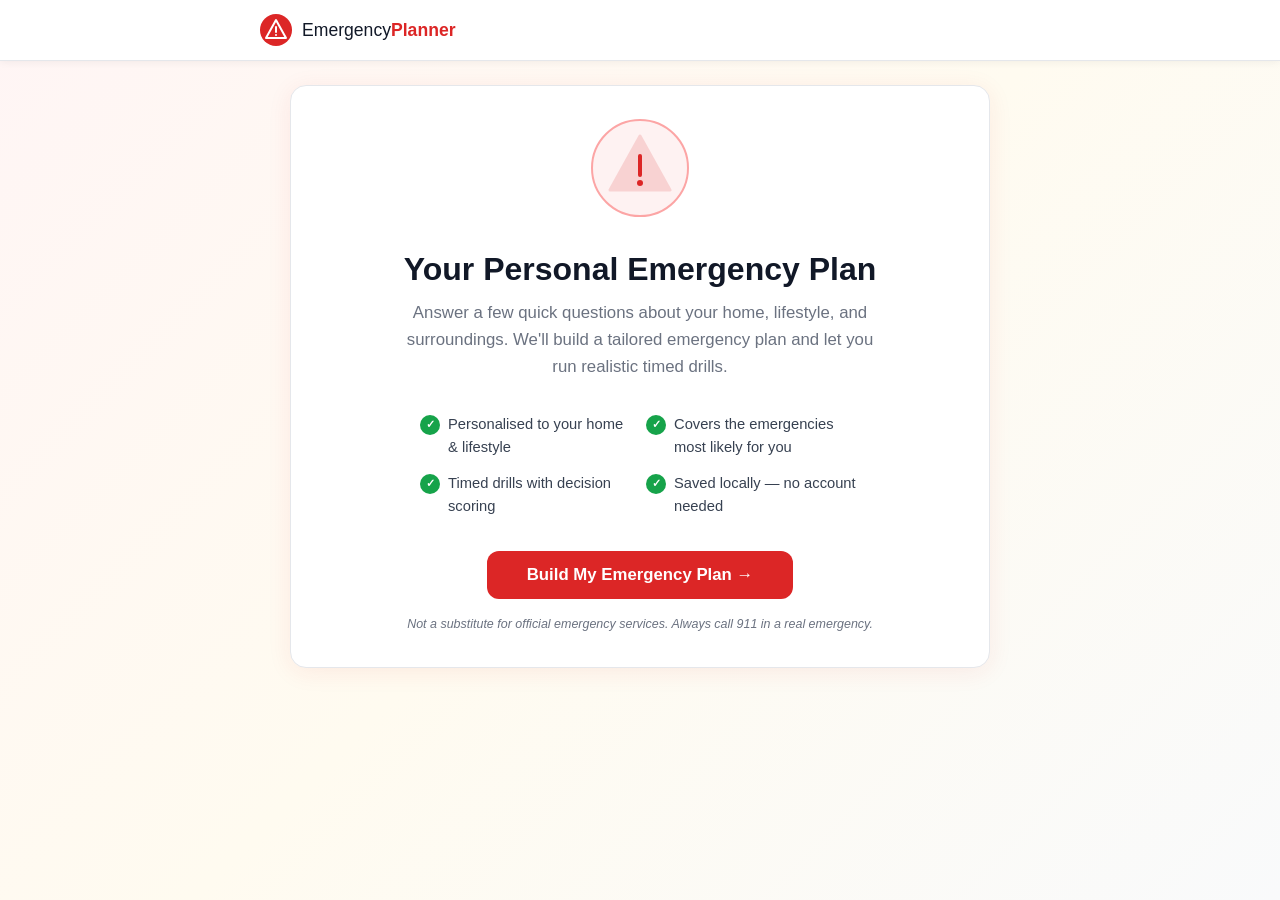
<file: emergency.html>
<!DOCTYPE html>
<html lang="en">
<head>
  <meta charset="UTF-8" />
  <meta name="viewport" content="width=device-width, initial-scale=1.0" />
  <title>Emergency Planner</title>
  <link rel="stylesheet" href="emergency.css" />
</head>
<body>
  <div class="app-wrapper">

    <header class="header">
      <div class="header-inner">
        <div class="logo" onclick="EP.goHome()" style="cursor:pointer">
          <svg width="32" height="32" viewBox="0 0 32 32" fill="none">
            <circle cx="16" cy="16" r="16" fill="#dc2626"/>
            <path d="M16 6 L26 24 H6 Z" stroke="white" stroke-width="2" fill="none" stroke-linejoin="round"/>
            <line x1="16" y1="13" x2="16" y2="18" stroke="white" stroke-width="2" stroke-linecap="round"/>
            <circle cx="16" cy="21" r="1" fill="white"/>
          </svg>
          <span>Emergency<strong>Planner</strong></span>
        </div>
        <div id="header-actions" style="display:none">
          <button class="btn btn-ghost btn-sm" onclick="EP.showPlans()">&#128196; My Plan</button>
          <button class="btn btn-danger btn-sm" onclick="EP.startDrillPicker()">&#9654; Run Drill</button>
        </div>
      </div>
    </header>

    <main class="main">

      <!-- ── Intro ── -->
      <section id="screen-intro" class="screen active">
        <div class="card intro-card">
          <div class="intro-hero">
            <svg width="100" height="100" viewBox="0 0 100 100" fill="none">
              <circle cx="50" cy="50" r="48" fill="#fef2f2" stroke="#fca5a5" stroke-width="2"/>
              <path d="M50 18 L80 72 H20 Z" fill="#dc2626" opacity="0.15" stroke="#dc2626" stroke-width="3" stroke-linejoin="round"/>
              <line x1="50" y1="38" x2="50" y2="57" stroke="#dc2626" stroke-width="4" stroke-linecap="round"/>
              <circle cx="50" cy="65" r="3" fill="#dc2626"/>
            </svg>
          </div>
          <h1 class="intro-title">Your Personal Emergency Plan</h1>
          <p class="intro-subtitle">Answer a few quick questions about your home, lifestyle, and surroundings. We'll build a tailored emergency plan and let you run realistic timed drills.</p>
          <div class="intro-features">
            <div class="feature-item"><span class="feature-icon">&#10003;</span><span>Personalised to your home &amp; lifestyle</span></div>
            <div class="feature-item"><span class="feature-icon">&#10003;</span><span>Covers the emergencies most likely for you</span></div>
            <div class="feature-item"><span class="feature-icon">&#10003;</span><span>Timed drills with decision scoring</span></div>
            <div class="feature-item"><span class="feature-icon">&#10003;</span><span>Saved locally — no account needed</span></div>
          </div>
          <button class="btn btn-danger btn-large" onclick="EP.startProfile()">Build My Emergency Plan &#8594;</button>
          <p id="resume-hint" style="display:none;margin-top:12px">
            <a href="#" onclick="EP.showPlans();return false;" class="link">Resume my existing plan &#8594;</a>
          </p>
          <p class="disclaimer">Not a substitute for official emergency services. Always call 911 in a real emergency.</p>
        </div>
      </section>

      <!-- ── Profile Wizard ── -->
      <section id="screen-profile" class="screen">
        <div class="card profile-card">
          <div class="progress-bar-wrap">
            <div class="progress-bar"><div class="progress-fill" id="progress-fill"></div></div>
            <span class="progress-label" id="progress-label">Step 1 of 5</span>
          </div>
          <h2 class="profile-question" id="profile-question"></h2>
          <p class="profile-hint" id="profile-hint"></p>
          <div class="cards-grid" id="cards-grid"></div>
          <div class="profile-nav">
            <button class="btn btn-ghost" id="btn-back" onclick="EP.profileBack()">&#8592; Back</button>
            <button class="btn btn-danger" id="btn-next" onclick="EP.profileNext()">Next &#8594;</button>
          </div>
        </div>
      </section>

      <!-- ── Plan Overview ── -->
      <section id="screen-plan" class="screen">
        <div class="plan-container">
          <div class="card plan-header-card">
            <h2 class="plan-title">Your Emergency Plan</h2>
            <p class="plan-subtitle" id="plan-subtitle"></p>
            <div class="plan-actions">
              <button class="btn btn-danger" onclick="EP.startDrillPicker()">&#9654; Run a Drill</button>
              <button class="btn btn-outline" onclick="EP.printPlan()">&#128438; Print / Save PDF</button>
              <button class="btn btn-ghost" onclick="EP.startProfile()">&#9998; Edit Profile</button>
            </div>
          </div>
          <div id="scenarios-list"></div>
          <div class="card supplies-card" id="supplies-card">
            <h3>Emergency Supply Checklist</h3>
            <div id="supplies-list"></div>
          </div>
        </div>
      </section>

      <!-- ── Scenario Detail ── -->
      <section id="screen-scenario" class="screen">
        <div class="card scenario-card">
          <button class="btn btn-ghost btn-sm back-btn" onclick="EP.showPlans()">&#8592; Back to Plan</button>
          <div class="scenario-header" id="scenario-header"></div>
          <div id="scenario-phases"></div>
          <div class="scenario-footer">
            <button class="btn btn-danger" id="btn-drill-this" onclick="EP.drillThis()">&#9654; Drill This Scenario</button>
          </div>
        </div>
      </section>

      <!-- ── Drill Picker ── -->
      <section id="screen-drill-picker" class="screen">
        <div class="card drill-picker-card">
          <button class="btn btn-ghost btn-sm back-btn" onclick="EP.showPlans()">&#8592; Back</button>
          <h2 class="drill-picker-title">Choose a Drill</h2>
          <p class="drill-picker-sub">Select an emergency scenario to run a timed walkthrough.</p>
          <div id="drill-picker-list"></div>
        </div>
      </section>

      <!-- ── Drill Active ── -->
      <section id="screen-drill" class="screen">
        <div class="card drill-card">
          <div class="drill-header">
            <div class="drill-meta">
              <span class="drill-scenario-name" id="drill-name"></span>
              <span class="drill-step-counter" id="drill-step-counter"></span>
            </div>
            <div class="drill-timer" id="drill-timer">0:00</div>
          </div>
          <div class="drill-situation" id="drill-situation"></div>
          <div class="drill-prompt" id="drill-prompt"></div>
          <div class="drill-options" id="drill-options"></div>
          <div class="drill-feedback" id="drill-feedback" style="display:none"></div>
          <button class="btn btn-danger drill-continue" id="drill-continue" style="display:none" onclick="EP.drillContinue()">Continue &#8594;</button>
        </div>
      </section>

      <!-- ── Drill Results ── -->
      <section id="screen-drill-results" class="screen">
        <div class="card drill-results-card">
          <div class="drill-results-header" id="drill-results-header"></div>
          <div class="drill-score-display">
            <span class="drill-score-number" id="drill-score-number"></span>
            <span class="drill-score-label">/ 100</span>
          </div>
          <p class="drill-score-summary" id="drill-score-summary"></p>
          <div class="drill-breakdown" id="drill-breakdown"></div>
          <div class="drill-results-actions">
            <button class="btn btn-danger" onclick="EP.drillAgain()">&#9654; Drill Again</button>
            <button class="btn btn-outline" onclick="EP.startDrillPicker()">Try Another Scenario</button>
            <button class="btn btn-ghost" onclick="EP.showPlans()">Back to Plan</button>
          </div>
        </div>
      </section>

    </main>
  </div>
  <script src="emergency-app.js"></script>
</body>
</html>
</file>
<file: emergency.css>
/* ===== RESET & BASE ===== */
*, *::before, *::after { box-sizing: border-box; margin: 0; padding: 0; }

:root {
  --danger: #dc2626;
  --danger-dark: #b91c1c;
  --danger-light: #ef4444;
  --danger-subtle: #fef2f2;
  --warn: #f97316;
  --warn-subtle: #fff7ed;
  --success: #16a34a;
  --success-subtle: #f0fdf4;
  --gray-50: #f9fafb;
  --gray-100: #f3f4f6;
  --gray-200: #e5e7eb;
  --gray-300: #d1d5db;
  --gray-500: #6b7280;
  --gray-700: #374151;
  --gray-900: #111827;
  --radius: 16px;
  --radius-sm: 10px;
  --shadow: 0 4px 24px rgba(220,38,38,0.08);
}

html { font-size: 16px; scroll-behavior: smooth; }
body {
  font-family: -apple-system, BlinkMacSystemFont, 'Segoe UI', Roboto, 'Helvetica Neue', Arial, sans-serif;
  background: linear-gradient(135deg, #fff5f5 0%, #fffbf0 50%, #f9fafb 100%);
  min-height: 100vh;
  color: var(--gray-700);
  line-height: 1.6;
}

/* ===== LAYOUT ===== */
.app-wrapper { display: flex; flex-direction: column; min-height: 100vh; }
.main { flex: 1; display: flex; align-items: flex-start; justify-content: center; padding: 24px 16px 64px; }

/* ===== HEADER ===== */
.header {
  background: white;
  border-bottom: 1px solid var(--gray-200);
  padding: 0 24px;
  position: sticky;
  top: 0;
  z-index: 100;
  box-shadow: 0 1px 8px rgba(0,0,0,0.06);
}
.header-inner {
  max-width: 760px;
  margin: 0 auto;
  height: 60px;
  display: flex;
  align-items: center;
  justify-content: space-between;
}
.logo { display: flex; align-items: center; gap: 10px; font-size: 1.1rem; color: var(--gray-900); }
.logo strong { color: var(--danger); }
#header-actions { display: flex; gap: 8px; align-items: center; }

/* ===== CARD ===== */
.card {
  background: white;
  border-radius: var(--radius);
  box-shadow: var(--shadow);
  padding: 32px;
  border: 1px solid var(--gray-200);
}

/* ===== SCREENS ===== */
.screen { width: 100%; max-width: 700px; display: none; }
.screen.active { display: block; }

/* ===== BUTTONS ===== */
.btn {
  display: inline-flex; align-items: center; gap: 6px;
  padding: 10px 24px;
  border-radius: var(--radius-sm);
  font-size: 0.95rem; font-weight: 600;
  cursor: pointer; border: none;
  transition: all 0.18s ease;
}
.btn:disabled { opacity: 0.4; cursor: not-allowed; }
.btn-danger { background: var(--danger); color: white; }
.btn-danger:not(:disabled):hover { background: var(--danger-dark); transform: translateY(-1px); box-shadow: 0 4px 16px rgba(220,38,38,0.3); }
.btn-outline { background: white; color: var(--danger); border: 2px solid var(--danger); }
.btn-outline:hover { background: var(--danger-subtle); }
.btn-ghost { background: transparent; color: var(--gray-500); border: 1px solid var(--gray-200); }
.btn-ghost:hover { background: var(--gray-100); color: var(--gray-700); }
.btn-large { padding: 14px 40px; font-size: 1.05rem; border-radius: 12px; }
.btn-sm { padding: 6px 14px; font-size: 0.85rem; }
.back-btn { margin-bottom: 20px; }
.link { color: var(--danger); font-weight: 600; text-decoration: none; }
.link:hover { text-decoration: underline; }

/* ===== INTRO ===== */
.intro-card { text-align: center; }
.intro-hero { margin-bottom: 24px; }
.intro-title { font-size: 2rem; font-weight: 800; color: var(--gray-900); margin-bottom: 12px; line-height: 1.2; }
.intro-subtitle { font-size: 1.05rem; color: var(--gray-500); max-width: 480px; margin: 0 auto 32px; }
.intro-features {
  display: grid; grid-template-columns: 1fr 1fr;
  gap: 12px; max-width: 440px; margin: 0 auto 32px; text-align: left;
}
.feature-item { display: flex; align-items: flex-start; gap: 8px; font-size: 0.92rem; color: var(--gray-700); }
.feature-icon {
  width: 20px; height: 20px;
  background: var(--success); color: white;
  border-radius: 50%; font-size: 0.7rem; font-weight: 700;
  display: flex; align-items: center; justify-content: center;
  flex-shrink: 0; margin-top: 2px;
}
.disclaimer { font-size: 0.78rem; color: var(--gray-500); text-align: center; margin-top: 16px; font-style: italic; }

/* ===== PROFILE WIZARD ===== */
.profile-card { display: flex; flex-direction: column; gap: 24px; }
.progress-bar-wrap { display: flex; align-items: center; gap: 12px; }
.progress-bar { flex: 1; height: 8px; background: var(--gray-200); border-radius: 999px; overflow: hidden; }
.progress-fill { height: 100%; background: var(--danger); border-radius: 999px; transition: width 0.4s ease; }
.progress-label { font-size: 0.8rem; color: var(--gray-500); white-space: nowrap; font-weight: 600; }
.profile-question { font-size: 1.4rem; font-weight: 800; color: var(--gray-900); }
.profile-hint { font-size: 0.9rem; color: var(--gray-500); margin-top: -12px; }

.cards-grid { display: grid; grid-template-columns: repeat(auto-fill, minmax(160px, 1fr)); gap: 12px; }

.choice-card {
  border: 2px solid var(--gray-200);
  border-radius: var(--radius-sm);
  padding: 16px 12px;
  cursor: pointer;
  text-align: center;
  transition: all 0.18s ease;
  background: white;
  user-select: none;
}
.choice-card:hover { border-color: var(--danger-light); background: var(--danger-subtle); }
.choice-card.selected { border-color: var(--danger); background: var(--danger-subtle); box-shadow: 0 0 0 3px rgba(220,38,38,0.15); }
.choice-card .card-icon { font-size: 2rem; margin-bottom: 8px; display: block; }
.choice-card .card-label { font-size: 0.88rem; font-weight: 700; color: var(--gray-900); display: block; }
.choice-card .card-desc { font-size: 0.75rem; color: var(--gray-500); margin-top: 4px; display: block; }

.profile-nav { display: flex; justify-content: space-between; align-items: center; }

/* ===== PLAN OVERVIEW ===== */
.plan-container { width: 100%; display: flex; flex-direction: column; gap: 20px; }
.plan-header-card { text-align: center; }
.plan-title { font-size: 1.8rem; font-weight: 800; color: var(--gray-900); margin-bottom: 8px; }
.plan-subtitle { font-size: 0.95rem; color: var(--gray-500); margin-bottom: 20px; }
.plan-actions { display: flex; gap: 10px; justify-content: center; flex-wrap: wrap; }

.scenario-item {
  background: white;
  border: 1px solid var(--gray-200);
  border-radius: var(--radius);
  padding: 20px 24px;
  cursor: pointer;
  transition: all 0.18s ease;
  display: flex;
  align-items: center;
  gap: 16px;
  box-shadow: var(--shadow);
}
.scenario-item:hover { border-color: var(--danger-light); transform: translateY(-2px); box-shadow: 0 8px 24px rgba(220,38,38,0.12); }
.scenario-icon { font-size: 2.2rem; flex-shrink: 0; }
.scenario-info { flex: 1; }
.scenario-title { font-size: 1.05rem; font-weight: 700; color: var(--gray-900); }
.scenario-desc  { font-size: 0.85rem; color: var(--gray-500); margin-top: 2px; }
.scenario-risk  { flex-shrink: 0; }
.risk-badge {
  display: inline-block;
  padding: 4px 12px;
  border-radius: 999px;
  font-size: 0.72rem;
  font-weight: 700;
  text-transform: uppercase;
  letter-spacing: 0.05em;
}
.risk-critical { background: #fef2f2; color: #dc2626; border: 1px solid #fca5a5; }
.risk-high     { background: #fff7ed; color: #ea580c; border: 1px solid #fdba74; }
.risk-medium   { background: #fefce8; color: #ca8a04; border: 1px solid #fde047; }
.risk-low      { background: #f0fdf4; color: #16a34a; border: 1px solid #86efac; }

/* Supplies card */
.supplies-card h3 { font-size: 1.1rem; font-weight: 700; color: var(--gray-900); margin-bottom: 16px; padding-bottom: 10px; border-bottom: 1px solid var(--gray-200); }
.supplies-list-grid { display: grid; grid-template-columns: repeat(auto-fill, minmax(200px, 1fr)); gap: 8px; }
.supply-item {
  display: flex; align-items: center; gap: 10px;
  font-size: 0.88rem; color: var(--gray-700);
  padding: 8px 12px;
  background: var(--gray-50);
  border-radius: 8px;
  border: 1px solid var(--gray-200);
  cursor: pointer;
  transition: background 0.15s;
}
.supply-item.checked { background: var(--success-subtle); border-color: #86efac; text-decoration: line-through; color: var(--gray-500); }
.supply-check {
  width: 18px; height: 18px;
  border: 2px solid var(--gray-300);
  border-radius: 4px;
  flex-shrink: 0;
  display: flex; align-items: center; justify-content: center;
  font-size: 0.7rem; color: var(--success);
  transition: all 0.15s;
}
.supply-item.checked .supply-check { background: var(--success); border-color: var(--success); color: white; }

/* ===== SCENARIO DETAIL ===== */
.scenario-card { display: flex; flex-direction: column; gap: 20px; }
.scenario-header { display: flex; align-items: center; gap: 16px; padding-bottom: 20px; border-bottom: 1px solid var(--gray-200); }
.scenario-header-icon { font-size: 3rem; }
.scenario-header-title { font-size: 1.6rem; font-weight: 800; color: var(--gray-900); }
.scenario-header-desc { font-size: 0.92rem; color: var(--gray-500); margin-top: 4px; }

.phase-block { margin-bottom: 20px; }
.phase-title {
  font-size: 0.78rem; font-weight: 700; text-transform: uppercase; letter-spacing: 0.06em;
  color: white; background: var(--danger);
  padding: 4px 12px; border-radius: 6px;
  display: inline-block; margin-bottom: 12px;
}
.phase-title.phase-immediate { background: var(--warn); }
.phase-title.phase-evacuate  { background: #7c3aed; }
.phase-title.phase-after     { background: var(--success); }

.phase-actions { display: flex; flex-direction: column; gap: 8px; }
.phase-action {
  display: flex; gap: 12px; align-items: flex-start;
  padding: 10px 14px;
  background: var(--gray-50);
  border-radius: 8px;
  border-left: 3px solid var(--danger);
  font-size: 0.9rem; color: var(--gray-700);
}
.phase-action.phase-action-warn   { border-left-color: var(--warn); }
.phase-action.phase-action-purple { border-left-color: #7c3aed; }
.phase-action.phase-action-green  { border-left-color: var(--success); }
.action-num { font-weight: 800; color: var(--danger); flex-shrink: 0; min-width: 20px; }
.action-num.warn   { color: var(--warn); }
.action-num.purple { color: #7c3aed; }
.action-num.green  { color: var(--success); }

.scenario-footer { display: flex; justify-content: center; padding-top: 8px; }

/* ===== DRILL PICKER ===== */
.drill-picker-card { display: flex; flex-direction: column; gap: 20px; }
.drill-picker-title { font-size: 1.6rem; font-weight: 800; color: var(--gray-900); }
.drill-picker-sub   { font-size: 0.95rem; color: var(--gray-500); margin-top: -12px; }
.drill-pick-item {
  border: 2px solid var(--gray-200);
  border-radius: var(--radius-sm);
  padding: 16px 20px;
  cursor: pointer;
  display: flex; align-items: center; gap: 16px;
  transition: all 0.18s;
}
.drill-pick-item:hover { border-color: var(--danger); background: var(--danger-subtle); }
.drill-pick-icon { font-size: 1.8rem; flex-shrink: 0; }
.drill-pick-info .drill-pick-name { font-size: 1rem; font-weight: 700; color: var(--gray-900); }
.drill-pick-info .drill-pick-steps { font-size: 0.8rem; color: var(--gray-500); margin-top: 2px; }

/* ===== DRILL ACTIVE ===== */
.drill-card { display: flex; flex-direction: column; gap: 20px; min-height: 60vh; }
.drill-header {
  display: flex; justify-content: space-between; align-items: center;
  padding-bottom: 16px; border-bottom: 1px solid var(--gray-200);
}
.drill-meta { display: flex; flex-direction: column; gap: 2px; }
.drill-scenario-name { font-size: 0.82rem; text-transform: uppercase; letter-spacing: 0.06em; color: var(--gray-500); font-weight: 700; }
.drill-step-counter  { font-size: 0.88rem; color: var(--gray-700); font-weight: 600; }
.drill-timer {
  font-size: 2rem; font-weight: 900; color: var(--danger);
  font-variant-numeric: tabular-nums;
  min-width: 70px; text-align: right;
}
.drill-situation {
  background: #1f2937;
  color: #f3f4f6;
  border-radius: var(--radius-sm);
  padding: 20px;
  font-size: 1rem; line-height: 1.7;
  border-left: 4px solid var(--danger);
}
.drill-situation-label { font-size: 0.75rem; font-weight: 700; text-transform: uppercase; letter-spacing: 0.08em; color: #f87171; margin-bottom: 8px; }
.drill-prompt { font-size: 1.05rem; font-weight: 700; color: var(--gray-900); }
.drill-options { display: flex; flex-direction: column; gap: 10px; }
.drill-option {
  border: 2px solid var(--gray-200);
  border-radius: var(--radius-sm);
  padding: 14px 18px;
  cursor: pointer;
  font-size: 0.95rem; color: var(--gray-700);
  font-weight: 500;
  transition: all 0.15s;
}
.drill-option:hover:not(.answered) { border-color: var(--danger-light); background: var(--danger-subtle); }
.drill-option.correct   { border-color: var(--success); background: var(--success-subtle); color: #14532d; font-weight: 600; }
.drill-option.incorrect { border-color: #dc2626; background: #fef2f2; color: #991b1b; }
.drill-option.answered  { cursor: default; }
.drill-feedback {
  padding: 14px 18px;
  border-radius: var(--radius-sm);
  font-size: 0.9rem; line-height: 1.6;
}
.drill-feedback.correct-fb { background: var(--success-subtle); border: 1px solid #86efac; color: #14532d; }
.drill-feedback.incorrect-fb { background: #fef2f2; border: 1px solid #fca5a5; color: #991b1b; }
.drill-continue { align-self: flex-end; }

/* ===== DRILL RESULTS ===== */
.drill-results-card { display: flex; flex-direction: column; gap: 20px; text-align: center; }
.drill-results-header h2 { font-size: 1.8rem; font-weight: 800; color: var(--gray-900); margin-bottom: 8px; }
.drill-results-header p  { font-size: 1rem; color: var(--gray-500); }
.drill-score-display { display: flex; align-items: baseline; justify-content: center; gap: 6px; }
.drill-score-number { font-size: 4rem; font-weight: 900; color: var(--danger); line-height: 1; }
.drill-score-label  { font-size: 1.1rem; color: var(--gray-500); }
.drill-score-summary { font-size: 1rem; color: var(--gray-700); max-width: 460px; margin: 0 auto; }
.drill-breakdown { display: flex; flex-direction: column; gap: 10px; text-align: left; }
.breakdown-item {
  display: flex; justify-content: space-between; align-items: center;
  padding: 12px 16px;
  background: var(--gray-50);
  border-radius: var(--radius-sm);
  border: 1px solid var(--gray-200);
  font-size: 0.9rem;
}
.breakdown-item .bi-label { color: var(--gray-700); }
.breakdown-item .bi-result { font-weight: 700; }
.bi-correct   { color: var(--success); }
.bi-incorrect { color: var(--danger); }
.bi-time      { color: #7c3aed; }
.drill-results-actions { display: flex; gap: 10px; justify-content: center; flex-wrap: wrap; }

/* ===== ANIMATIONS ===== */
@keyframes fadeInUp { from { opacity: 0; transform: translateY(20px); } to { opacity: 1; transform: translateY(0); } }
.screen.active .card, .screen.active .plan-container > * { animation: fadeInUp 0.35s ease; }

@keyframes pulse { 0%,100% { opacity: 1; } 50% { opacity: 0.6; } }
.drill-timer.urgent { animation: pulse 0.8s infinite; color: var(--danger-dark); }

/* ===== RESPONSIVE ===== */
@media (max-width: 600px) {
  .intro-title { font-size: 1.5rem; }
  .intro-features { grid-template-columns: 1fr; }
  .card { padding: 20px; }
  .cards-grid { grid-template-columns: repeat(2, 1fr); }
  .plan-actions { flex-direction: column; align-items: stretch; text-align: center; }
  .drill-results-actions { flex-direction: column; }
  .drill-score-number { font-size: 3rem; }
}

@media print {
  .header, .plan-actions, .back-btn, .scenario-footer, .drill-results-actions { display: none !important; }
  body { background: white; }
  .card { box-shadow: none; border: 1px solid #ddd; }
  .scenario-item { break-inside: avoid; }
}
</file>
